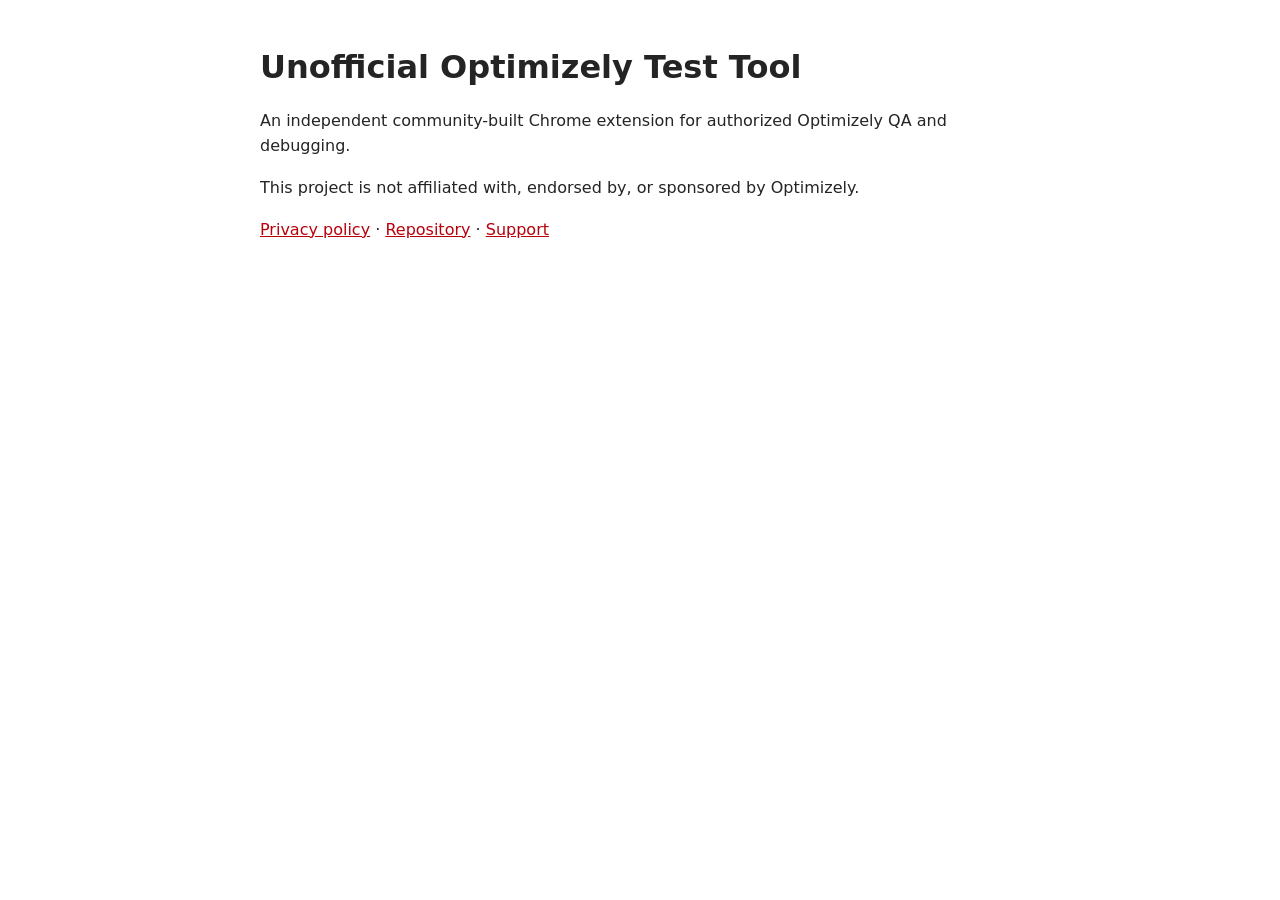
<file: index.html>
<!doctype html>
<html lang="en">
  <head>
    <meta charset="utf-8" />
    <meta name="viewport" content="width=device-width" />
    <title>Unofficial Optimizely Test Tool</title>
    <style>
      body {
        max-width: 760px;
        margin: 48px auto;
        padding: 0 22px;
        color: #242424;
        font:
          16px/1.6 system-ui,
          sans-serif;
      }
      h1 {
        line-height: 1.2;
      }
      a {
        color: #b8000b;
      }
    </style>
  </head>
  <body>
    <h1>Unofficial Optimizely Test Tool</h1>
    <p>
      An independent community-built Chrome extension for authorized Optimizely
      QA and debugging.
    </p>
    <p>
      This project is not affiliated with, endorsed by, or sponsored by
      Optimizely.
    </p>
    <p>
      <a href="privacy-policy.html">Privacy policy</a> ·
      <a
        href="https://github.com/lukas-is-working/unofficial-optimizely-test-tool"
        >Repository</a
      >
      ·
      <a
        href="https://github.com/lukas-is-working/unofficial-optimizely-test-tool/issues"
        >Support</a
      >
    </p>
  </body>
</html>
</file>
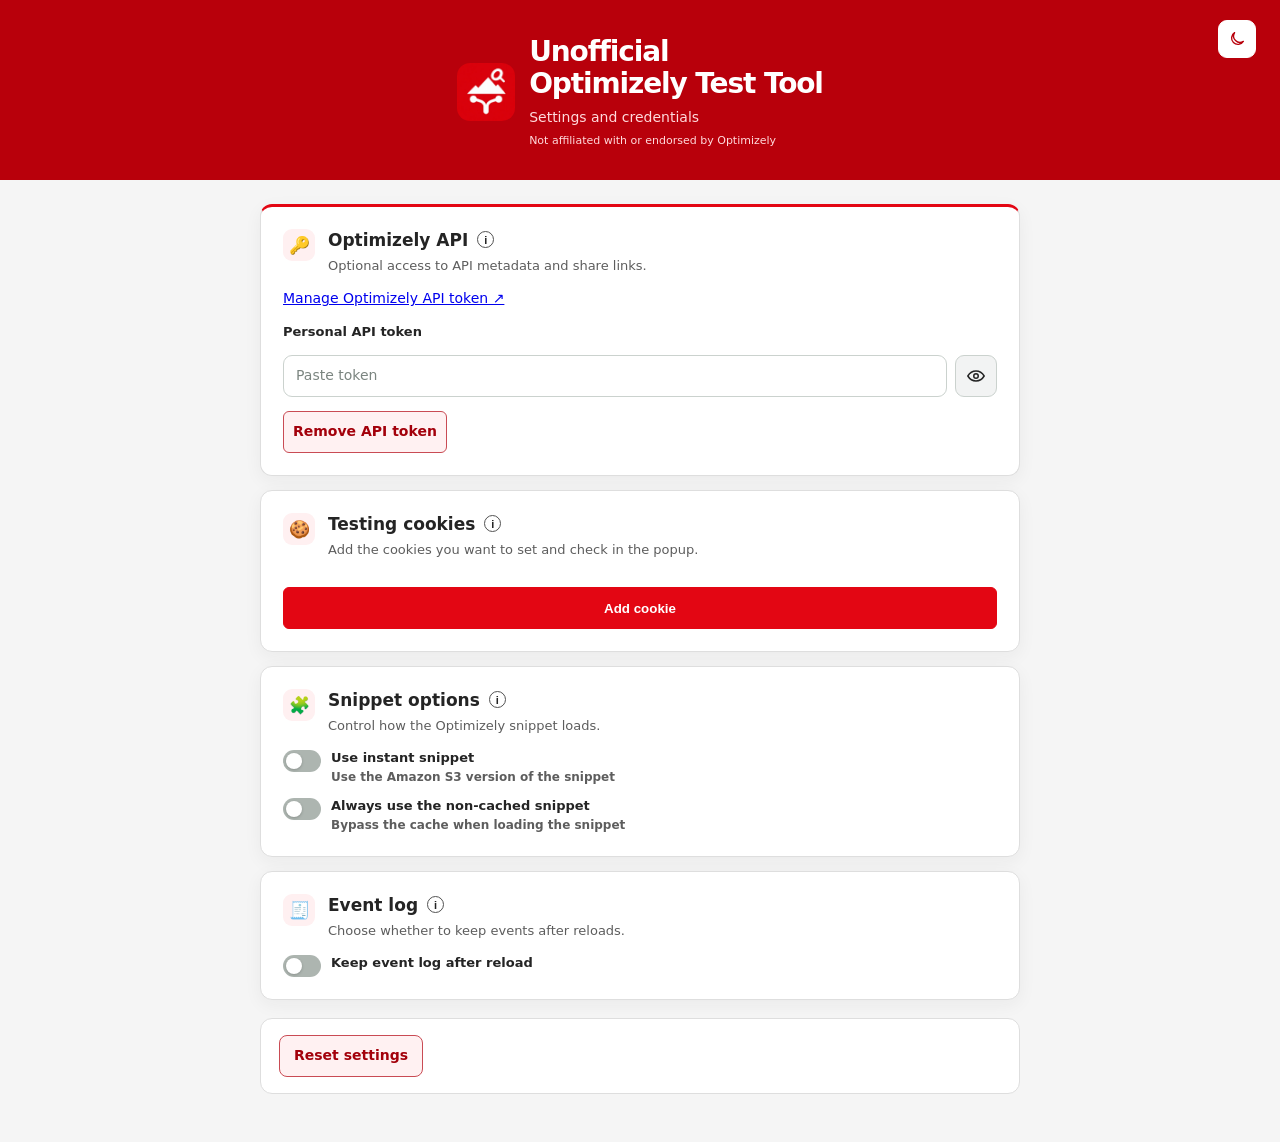
<file: options.html>
<!doctype html>
<html lang="en">
  <head>
    <meta charset="utf-8" />
    <meta name="viewport" content="width=device-width" />
    <title>Unofficial Optimizely Test Tool Settings</title>
    <link rel="stylesheet" href="options.css" />
    <link rel="stylesheet" href="info-tooltip.css" />
    <link rel="stylesheet" href="theme.css" />
  </head>
  <body class="options-page">
    <header class="options-header">
      <div class="options-brand">
        <img src="icons/icon-128.png" alt="" />
        <div>
          <h1>Unofficial<br />Optimizely Test Tool</h1>
          <p class="header-subtitle">Settings and credentials</p>
          <p class="brand-disclaimer">
            Not affiliated with or endorsed by Optimizely
          </p>
        </div>
      </div>
      <button
        id="theme-toggle"
        class="theme-toggle"
        type="button"
        title="Toggle dark mode"
        aria-label="Toggle dark mode"
      >
        ☾
      </button>
    </header>
    <main class="options-main">
      <section class="settings-card settings-card-token">
        <div class="card-heading">
          <span class="card-icon" aria-hidden="true">🔑</span>
          <div>
            <h2>
              Optimizely API
              <button
                class="info-icon"
                type="button"
                data-tooltip="The token is stored locally and used only for Optimizely requests. A changed token is validated when saved; cookie and UI settings do not trigger token validation."
                aria-label="API token information"
              >
                i
              </button>
            </h2>
            <p>Optional access to API metadata and share links.</p>
          </div>
        </div>
        <a
          class="token-link"
          href="https://app.optimizely.com/v2/profile/api"
          target="_blank"
          rel="noopener"
          >Manage Optimizely API token ↗</a
        >
        <label for="api-token">Personal API token</label>
        <div class="secret-input">
          <input
            id="api-token"
            type="password"
            autocomplete="off"
            spellcheck="false"
            placeholder="Paste token"
          /><button
            id="toggle-api-token"
            class="visibility-button"
            type="button"
            aria-label="Show API token"
            title="Show API token"
            aria-pressed="false"
          >
            <svg aria-hidden="true" viewBox="0 0 24 24">
              <path
                d="M2.2 12s3.6-6 9.8-6 9.8 6 9.8 6-3.6 6-9.8 6-9.8-6-9.8-6Z"
              ></path>
              <circle cx="12" cy="12" r="2.7"></circle>
            </svg>
          </button>
        </div>
        <button id="remove-api-token" class="danger-button" type="button">
          Remove API token
        </button>
        <p
          id="status"
          class="settings-status"
          role="status"
          aria-live="polite"
        ></p>
      </section>
      <section class="settings-card">
        <div class="card-heading">
          <span class="card-icon" aria-hidden="true">🍪</span>
          <div>
            <h2>
              Testing cookies
              <button
                class="info-icon"
                type="button"
                data-tooltip="Cookie name changes are used the next time the popup opens. Label is shown in the popup; Cookie name is the exact technical name Chrome sets, reads and removes."
                aria-label="Testing cookies information"
              >
                i
              </button>
            </h2>
            <p>Add the cookies you want to set and check in the popup.</p>
          </div>
        </div>
        <div id="cookie-settings" class="cookie-settings"></div>
        <button id="add-cookie" class="primary-button" type="button">
          Add cookie
        </button>
      </section>
      <section class="settings-card">
        <div class="card-heading">
          <span class="card-icon" aria-hidden="true">🧩</span>
          <div>
            <h2>
              Snippet options
              <button
                class="info-icon"
                type="button"
                data-tooltip="Instant snippet uses the Amazon S3 version. Non-cache adds OPTIMIZELY_NOCACHE=1. Changes apply after the page is reloaded."
                aria-label="Snippet options information"
              >
                i
              </button>
            </h2>
            <p>Control how the Optimizely snippet loads.</p>
          </div>
        </div>
        <div class="assistant-settings">
          <label class="setting-toggle"
            ><span class="setting-switch"
              ><input id="useS3snippetCheckbox" type="checkbox" /><span
                class="switch"
                aria-hidden="true"
              ></span></span
            ><span
              ><strong>Use instant snippet</strong
              ><small>Use the Amazon S3 version of the snippet</small></span
            ></label
          >
          <label class="setting-toggle"
            ><span class="setting-switch"
              ><input
                id="optimizelyUseNonCacheSnippetCheckbox"
                type="checkbox" /><span
                class="switch"
                aria-hidden="true"
              ></span></span
            ><span
              ><strong>Always use the non-cached snippet</strong
              ><small>Bypass the cache when loading the snippet</small></span
            ></label
          >
        </div>
      </section>
      <section class="settings-card">
        <div class="card-heading">
          <span class="card-icon" aria-hidden="true">🧾</span>
          <div>
            <h2>
              Event log
              <button
                class="info-icon"
                type="button"
                data-tooltip="When enabled, events are preserved in Chrome extension storage across page reloads. They remain local to your browser."
                aria-label="Event log information"
              >
                i
              </button>
            </h2>
            <p>Choose whether to keep events after reloads.</p>
          </div>
        </div>
        <label class="setting-toggle"
          ><span class="setting-switch"
            ><input id="preserve-event-log" type="checkbox" /><span
              class="switch"
              aria-hidden="true"
            ></span></span
          ><span><strong>Keep event log after reload</strong></span></label
        >
      </section>
      <div class="settings-footer">
        <span
          id="autosave-status"
          class="settings-status"
          role="status"
          aria-live="polite"
        ></span
        ><button id="reset-settings" class="danger-button" type="button">
          Reset settings
        </button>
      </div>
    </main>
    <script src="info-tooltip.js"></script>
    <script src="theme.js"></script>
    <script src="options.js"></script>
  </body>
</html>
</file>
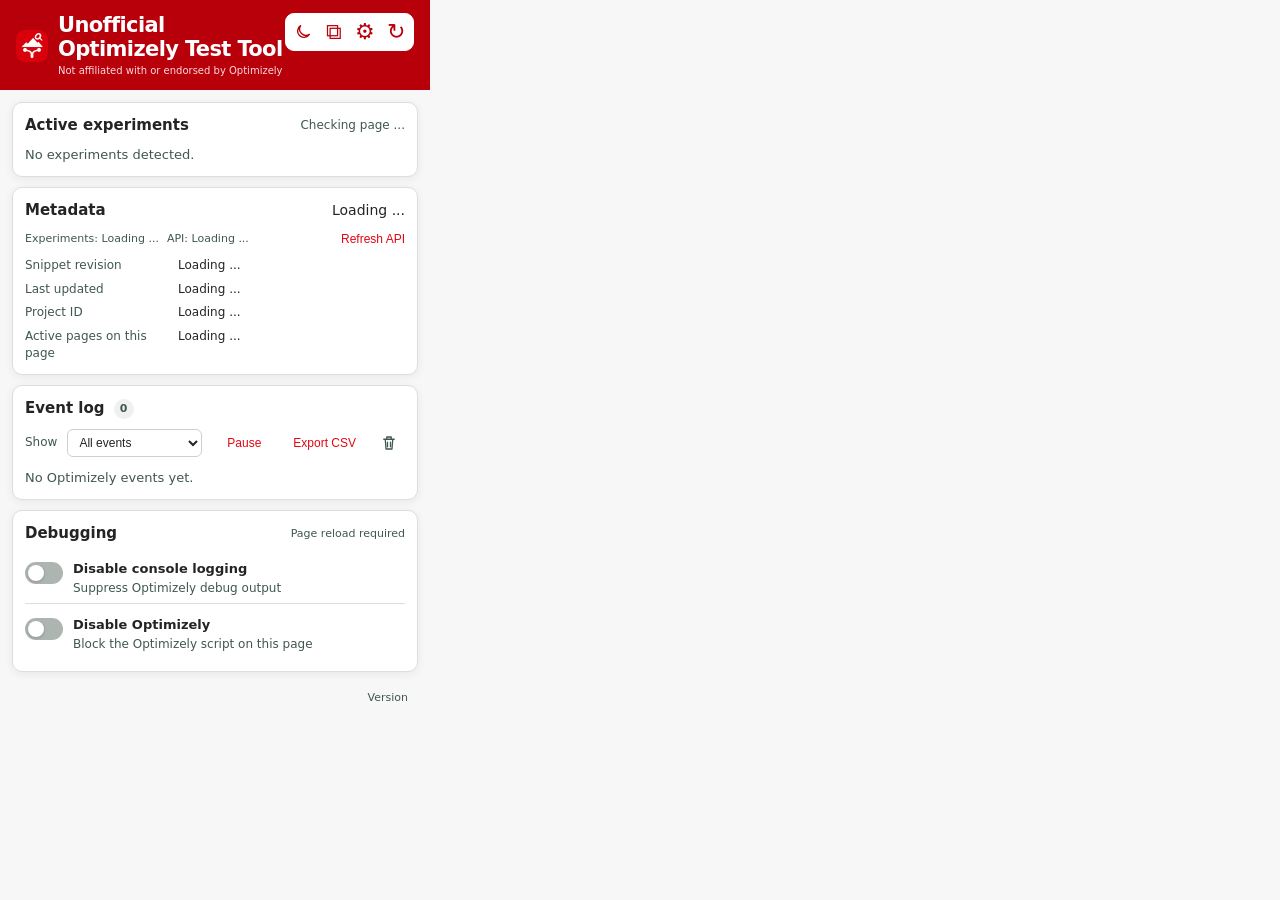
<file: popup.html>
<!doctype html>
<html lang="en">
  <head>
    <meta charset="utf-8" />
    <meta name="viewport" content="width=device-width" />
    <title>Unofficial Optimizely Test Tool</title>
    <link rel="stylesheet" href="popup.css" />
    <link rel="stylesheet" href="readability.css" />
    <link rel="stylesheet" href="setup.css" />
    <link rel="stylesheet" href="info-tooltip.css" />
    <link rel="stylesheet" href="theme.css" />
  </head>
  <body>
    <header>
      <div class="header-brand">
        <img src="icons/icon-128.png" alt="" />
        <div>
          <h1>Unofficial<br />Optimizely Test Tool</h1>
          <small class="brand-disclaimer"
            >Not affiliated with or endorsed by Optimizely</small
          >
        </div>
      </div>
      <div class="header-actions">
        <button
          type="button"
          id="theme-toggle"
          class="theme-toggle"
          title="Toggle dark mode"
          aria-label="Toggle dark mode"
        ></button>
        <button
          type="button"
          id="open-popout"
          title="Open as separate window"
          aria-label="Open as separate window"
        >
          ⧉</button
        ><button
          type="button"
          id="open-options"
          title="Settings"
          aria-label="Settings"
        >
          ⚙</button
        ><button
          type="button"
          id="refresh"
          title="Refresh"
          aria-label="Refresh"
        >
          ↻
        </button>
      </div>
    </header>
    <main>
      <section class="card">
        <div class="section-title">
          <h2>Active experiments</h2>
          <span id="status" role="status" aria-live="polite"
            >Checking page ...</span
          >
        </div>
        <div id="experiments" class="empty" aria-live="polite">
          No experiments detected.
        </div>
      </section>
      <section id="cookie-modes-card" class="card" hidden>
        <div class="section-title">
          <h2>Test cookies</h2>
          <span id="page-host"></span>
        </div>
        <div id="cookie-modes" class="cookie-modes"></div>
      </section>
      <section class="card metadata-card">
        <div class="section-title">
          <h2>Metadata</h2>
          <span id="runtime-status">Loading ...</span>
        </div>
        <div class="status-row">
          <span id="experiment-status">Experiments: Loading ...</span
          ><span id="api-status">API: Loading ...</span
          ><button id="retry-api" class="link">Refresh API</button>
        </div>
        <dl id="metadata">
          <div>
            <dt>Snippet revision</dt>
            <dd>Loading ...</dd>
          </div>
          <div>
            <dt>Last updated</dt>
            <dd>Loading ...</dd>
          </div>
          <div>
            <dt>Project ID</dt>
            <dd>Loading ...</dd>
          </div>
          <div>
            <dt>Active pages on this page</dt>
            <dd>Loading ...</dd>
          </div>
        </dl>
      </section>
      <section class="card">
        <div class="section-title">
          <h2>
            Event log <span id="event-count" class="event-count-label">0</span>
          </h2>
        </div>
        <div class="event-toolbar">
          <span class="event-filter-group"
            ><label for="event-filter">Show</label
            ><select id="event-filter">
              <option value="all">All events</option>
              <option value="Optimizely">Optimizely</option>
              <option value="Network">Network</option>
              <option value="new">New since opened</option>
            </select></span
          >
          <button id="pause-events" class="link">Pause</button>
          <span class="event-export-actions"
            ><button id="export-events" class="link">Export CSV</button
            ><button
              id="clear-events"
              class="link icon-action"
              title="Clear event log"
              aria-label="Clear event log"
            >
              <svg aria-hidden="true" viewBox="0 0 24 24">
                <path
                  d="M5 7h14M9 7V4h6v3M7 7l1 13h8l1-13M10 11v6M14 11v6"
                ></path>
              </svg></button
          ></span>
        </div>
        <div id="events" class="events">
          <p class="empty">No Optimizely events yet.</p>
        </div>
      </section>
      <section class="card compact-settings">
        <div class="section-title">
          <h2>Debugging</h2>
          <span>Page reload required</span>
        </div>
        <label class="popup-setting"
          ><span class="setting-switch"
            ><input id="disable-console-logging" type="checkbox" /><span
              class="switch"
              aria-hidden="true"
            ></span></span
          ><span
            ><strong>Disable console logging</strong
            ><small>Suppress Optimizely debug output</small></span
          ></label
        ><label class="popup-setting"
          ><span class="setting-switch"
            ><input id="disable-optimizely" type="checkbox" /><span
              class="switch"
              aria-hidden="true"
            ></span></span
          ><span
            ><strong>Disable Optimizely</strong
            ><small>Block the Optimizely script on this page</small></span
          ></label
        >
      </section>
    </main>
    <footer>
      <span id="message" role="status" aria-live="polite"></span
      ><button
        id="version-easter-egg"
        class="version-label"
        type="button"
        aria-label="Extension version"
      >
        Version
      </button>
    </footer>
    <div id="api-setup-overlay" class="overlay" hidden>
      <section
        class="setup-dialog card"
        role="dialog"
        aria-modal="true"
        aria-labelledby="api-setup-title"
      >
        <p class="eyebrow">OPTIONAL</p>
        <h2 id="api-setup-title">Optimizely API token</h2>
        <p>
          An API token enables additional metadata such as status, update time
          and share links.
        </p>
        <p>
          All page and testing features work without a token. You can add one
          later through Settings.
        </p>
        <p>
          You can configure and customize your testing cookies later in
          Settings.
        </p>
        <a
          class="token-link"
          href="https://app.optimizely.com/v2/profile/api"
          target="_blank"
          rel="noopener"
          >Manage Optimizely API token ↗</a
        >
        <label for="api-token">Personal API token</label>
        <input
          id="api-token"
          type="password"
          autocomplete="off"
          placeholder="Enter optional token"
        />
        <p id="setup-error" class="error"></p>
        <div class="setup-actions">
          <button id="skip-api-setup" class="secondary-button">Skip</button
          ><button id="save-token" class="primary-button">
            Validate and save token
          </button>
        </div>
      </section>
    </div>
    <div id="optimizely-overlay" class="overlay" hidden>
      <section
        class="setup-dialog card"
        role="dialog"
        aria-modal="true"
        aria-labelledby="runtime-title"
      >
        <p class="eyebrow">OPTIMIZELY STATUS</p>
        <h2 id="runtime-title">Optimizely was not loaded</h2>
        <p>
          Experiments and events can only be shown after Optimizely has loaded
          on this page.
        </p>
        <p>
          Check that cookies were accepted and the Optimizely script is
          available.
        </p>
        <button id="reload-page" class="primary-button">Reload page</button>
      </section>
    </div>
    <script src="qrcode.js"></script>
    <script src="info-tooltip.js"></script>
    <script src="theme.js"></script>
    <script src="popup.js"></script>
  </body>
</html>
</file>
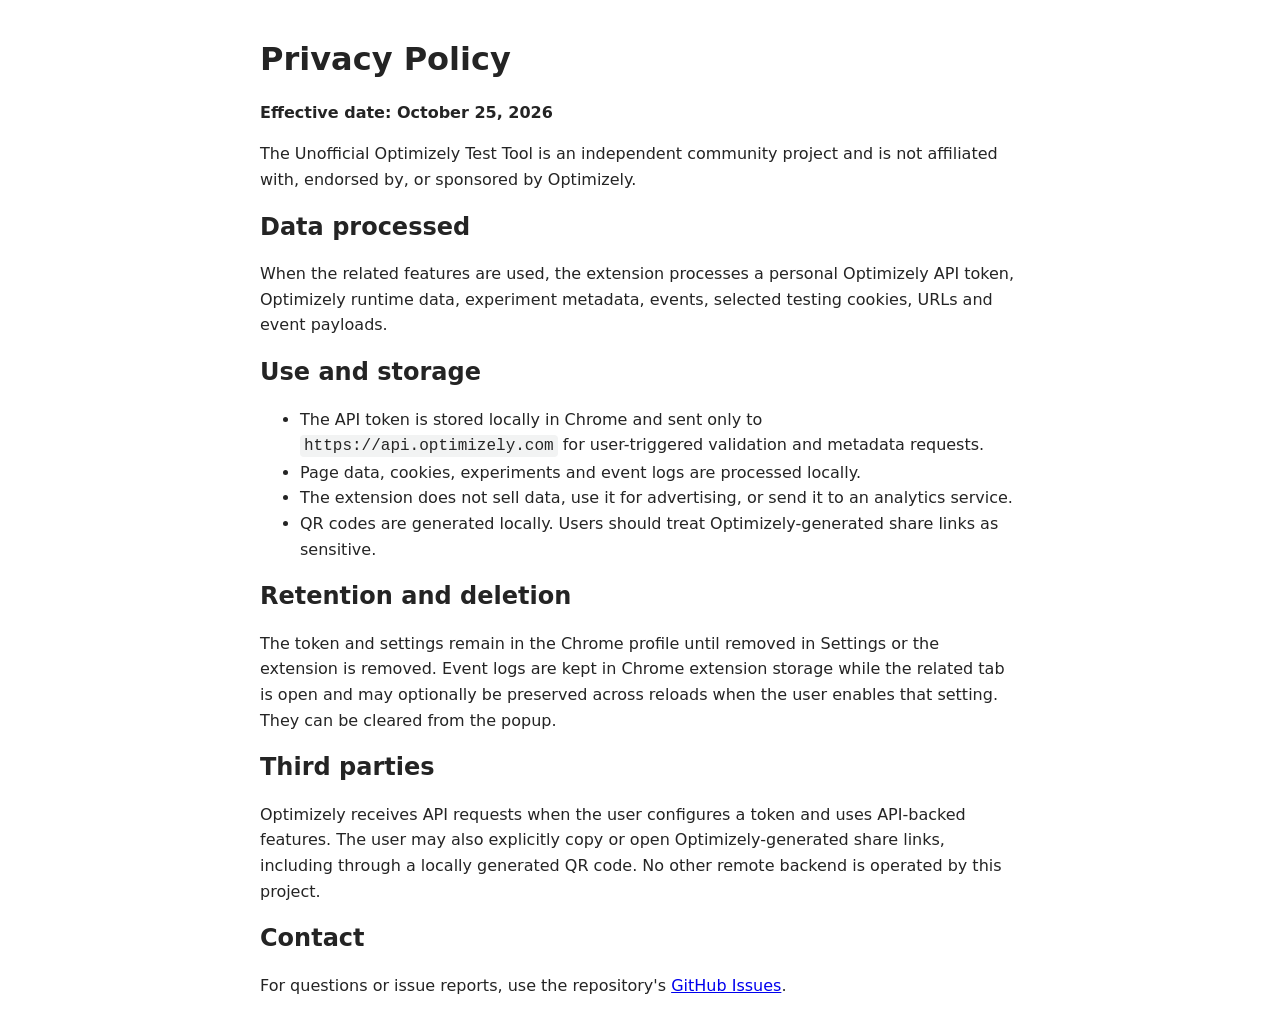
<file: privacy-policy.html>
<!doctype html>
<html lang="en">
  <head>
    <meta charset="utf-8" />
    <meta name="viewport" content="width=device-width" />
    <title>Unofficial Optimizely Test Tool Privacy Policy</title>
    <style>
      body {
        max-width: 760px;
        margin: 40px auto;
        padding: 0 20px;
        color: #242424;
        font:
          16px/1.6 system-ui,
          sans-serif;
      }
      h1,
      h2 {
        line-height: 1.2;
      }
      code {
        background: #f2f3f3;
        padding: 2px 4px;
        border-radius: 4px;
      }
    </style>
  </head>
  <body>
    <h1>Privacy Policy</h1>
    <p><strong>Effective date: October 25, 2026</strong></p>
    <p>
      The Unofficial Optimizely Test Tool is an independent community project
      and is not affiliated with, endorsed by, or sponsored by Optimizely.
    </p>
    <h2>Data processed</h2>
    <p>
      When the related features are used, the extension processes a personal
      Optimizely API token, Optimizely runtime data, experiment metadata,
      events, selected testing cookies, URLs and event payloads.
    </p>
    <h2>Use and storage</h2>
    <ul>
      <li>
        The API token is stored locally in Chrome and sent only to
        <code>https://api.optimizely.com</code> for user-triggered validation
        and metadata requests.
      </li>
      <li>
        Page data, cookies, experiments and event logs are processed locally.
      </li>
      <li>
        The extension does not sell data, use it for advertising, or send it to
        an analytics service.
      </li>
      <li>
        QR codes are generated locally. Users should treat Optimizely-generated
        share links as sensitive.
      </li>
    </ul>
    <h2>Retention and deletion</h2>
    <p>
      The token and settings remain in the Chrome profile until removed in
      Settings or the extension is removed. Event logs are kept in Chrome
      extension storage while the related tab is open and may optionally be
      preserved across reloads when the user enables that setting. They can be
      cleared from the popup.
    </p>
    <h2>Third parties</h2>
    <p>
      Optimizely receives API requests when the user configures a token and uses
      API-backed features. The user may also explicitly copy or open
      Optimizely-generated share links, including through a locally generated QR
      code. No other remote backend is operated by this project.
    </p>
    <h2>Contact</h2>
    <p>
      For questions or issue reports, use the repository's
      <a
        href="https://github.com/lukas-is-working/unofficial-optimizely-test-tool/issues"
        >GitHub Issues</a
      >.
    </p>
  </body>
</html>
</file>
<file: options.css>
:root {
  color-scheme: light;
  font:
    14px/1.4 Inter,
    system-ui,
    sans-serif;
  --ink: #242424;
  --muted: #5d5d5d;
  --line: #dedede;
  --red: #e30613;
  --red-dark: #b8000b;
  --red-soft: #fff0f1;
  --green: #17834b;
}

* {
  box-sizing: border-box;
}

html,
body {
  width: 100%;
  min-width: 0;
  min-height: 100%;
  margin: 0;
}

body {
  color: var(--ink);
  background: #f5f5f5;
}

h1,
h2,
p {
  margin: 0;
}

.options-page {
  width: 100% !important;
  min-width: 0;
  min-height: 100vh;
  margin: 0;
  background: #f5f5f5;
}
html:has(body.options-page) {
  width: 100%;
  min-width: 0;
  margin: 0;
}

body.options-page {
  display: block;
  width: 100% !important;
  min-width: 0;
  margin: 0;
  padding: 0;
}
.options-page .options-header {
  display: grid;
  position: relative;
  width: 100%;
  justify-items: center;
  padding: 36px 28px 32px;
  background: var(--red-dark);
  color: #fff;
  text-align: center;
}
.options-brand {
  display: flex;
  align-items: center;
  gap: 14px;
  text-align: left;
}
.options-brand img {
  width: 58px;
  height: 58px;
  border-radius: 13px;
}
.options-brand .eyebrow {
  margin-bottom: 7px;
}
.options-header h1 {
  margin: 0;
  font-size: 28px;
  line-height: 1.15;
  letter-spacing: -0.04em;
}
.options-header .eyebrow {
  margin: 0 0 8px;
}
.header-subtitle {
  margin: 8px 0 0;
  color: #ffd9dc;
  font-size: 14px;
  line-height: 1.4;
}
.options-header .brand-disclaimer {
  display: block;
  margin-top: 5px;
  color: #ffd9dc;
  font-size: 11px;
}
.options-header .eyebrow {
  font-size: 11px;
  letter-spacing: 0.15em;
}
.options-main {
  width: min(760px, calc(100% - 56px));
  margin: 24px auto 48px;
  display: grid;
  gap: 14px;
}
.settings-card {
  display: grid;
  gap: 14px;
  padding: 22px;
  background: #fff;
  border: 1px solid #dedede;
  border-radius: 12px;
  box-shadow: 0 5px 18px #2424240d;
}
.settings-card-token {
  border-top: 3px solid var(--red);
}
.card-heading {
  display: flex;
  gap: 13px;
  align-items: flex-start;
}
.card-heading h2 {
  margin: 0 0 4px;
  font-size: 17px;
}
.card-heading h2 .info-icon {
  vertical-align: 2px;
  margin-left: 3px;
}
.card-heading p {
  color: var(--muted);
  font-size: 13px;
}
.card-icon {
  display: grid;
  place-items: center;
  flex: 0 0 32px;
  width: 32px;
  height: 32px;
  border-radius: 9px;
  background: var(--red-soft);
  color: var(--red);
  font-size: 17px;
  line-height: 1;
}
.settings-card label {
  font-size: 13px;
  font-weight: 700;
}
.settings-card input {
  width: 100%;
  min-height: 42px;
  padding: 9px 12px;
  border: 1px solid #cbd2ce;
  border-radius: 9px;
  background: #fff;
  color: var(--ink);
  font: inherit;
  transition:
    border-color 0.15s,
    box-shadow 0.15s;
}
.settings-card input::placeholder {
  color: #7b8580;
}
.settings-card input:hover {
  border-color: #9da7a1;
}
.settings-card input:focus {
  border-color: var(--red);
  outline: none;
  box-shadow: 0 0 0 3px #e3061326;
}
.secret-input {
  display: flex;
  align-items: stretch;
  gap: 8px;
}
.secret-input input {
  flex: 1;
  min-width: 0;
}
.secret-input .visibility-button {
  display: grid;
  place-items: center;
  flex: 0 0 42px;
  min-height: 42px;
  padding: 9px;
  border: 1px solid #cbd2ce;
  border-radius: 9px;
  background: #f2f3f3;
  color: var(--ink);
}
.visibility-button svg {
  width: 20px;
  height: 20px;
  fill: none;
  stroke: currentColor;
  stroke-linecap: round;
  stroke-linejoin: round;
  stroke-width: 1.8;
}
.secret-input .visibility-button:hover {
  border-color: #9da7a1;
  background: #e7eae8;
}
.settings-fields {
  display: grid;
  grid-template-columns: 1fr 1fr;
  gap: 14px;
}
.cookie-settings {
  display: grid;
  gap: 12px;
}
.cookie-setting {
  display: grid;
  grid-template-columns: 1fr 1fr auto;
  gap: 8px;
  align-items: end;
}
.cookie-setting label {
  display: grid;
  gap: 6px;
}
.cookie-setting .remove-cookie {
  display: inline-grid;
  place-items: center;
  width: 42px;
  min-height: 42px;
  padding: 8px;
  justify-self: end;
}
.cookie-setting .remove-cookie:hover {
  border-color: #a3000b;
  background: #ffe1e3;
  color: #a3000b;
}
.cookie-setting .remove-cookie svg {
  width: 18px;
  height: 18px;
  fill: none;
  stroke: currentColor;
  stroke-linecap: round;
  stroke-linejoin: round;
  stroke-width: 1.7;
}
.field-group {
  display: grid;
  gap: 7px;
}
.field-hint {
  margin: -7px 0 0;
  color: var(--muted);
  font-size: 12px;
}
.settings-status {
  min-height: 18px;
  margin: -3px 0 0;
  color: var(--muted);
  font-size: 13px;
}
.settings-status:empty {
  display: none;
}
.settings-status.success {
  color: #167343;
}
.settings-status.error {
  padding: 9px 11px;
  border: 1px solid #efb9bd;
  border-radius: 7px;
  background: #fff1f2;
  color: #a3000b;
}
.danger-button {
  width: fit-content;
  min-height: 42px;
  border: 1px solid #c94b54;
  border-radius: 8px;
  padding: 9px 14px;
  background: #fff1f2;
  color: #a3000b;
  cursor: pointer;
  font: inherit;
  font-weight: 600;
}
.danger-button:hover {
  border-color: #a3000b;
  background: #ffe1e3;
}
.danger-button:focus-visible {
  outline: 2px solid #a3000b;
  outline-offset: 2px;
}
.settings-footer {
  display: flex;
  align-items: center;
  justify-content: space-between;
  gap: 16px;
  margin-top: 4px;
  padding: 16px 18px;
  border: 1px solid var(--line);
  border-radius: 12px;
  background: #fff;
}
.settings-card button {
  border: 1px solid #d9aeb2;
  border-radius: 6px;
  padding: 7px 9px;
  background: var(--red-soft);
  color: var(--ink);
  cursor: pointer;
}
.settings-card button:hover {
  border-color: var(--red);
  background: #ffe1e3;
}
.settings-card button:focus-visible,
.token-link:focus-visible {
  outline: 2px solid var(--red);
  outline-offset: 2px;
}
.settings-card .primary-button {
  min-height: 42px;
  border-color: var(--red);
  background: var(--red);
  color: #fff;
  font-weight: 600;
}
.settings-card .primary-button:hover {
  border-color: var(--red-dark);
  background: var(--red-dark);
}
.settings-card .danger-button {
  border-color: #c94b54;
  background: #fff1f2;
  color: #a3000b;
  font-weight: 600;
}
.settings-card .danger-button:hover {
  border-color: #a3000b;
  background: #ffe1e3;
}
.settings-card button:disabled {
  cursor: not-allowed;
  opacity: 0.55;
}
.api-disabled {
  opacity: 0.7;
}
.token-link {
  width: fit-content;
}
.assistant-settings {
  display: grid;
  gap: 11px;
}
.setting-toggle {
  display: flex;
  align-items: flex-start;
  gap: 10px;
  cursor: pointer;
}
.setting-switch {
  position: relative;
  flex: 0 0 38px;
  width: 38px;
  height: 22px;
  margin-top: 1px;
}
.setting-switch input {
  position: absolute;
  inset: 0;
  z-index: 1;
  width: 100%;
  height: 100%;
  margin: 0;
  opacity: 0;
  cursor: pointer;
}
.setting-switch .switch {
  position: absolute;
  inset: 0;
  display: block;
  border-radius: 99px;
  background: #adb5b0;
  transition: background 0.15s;
}
.setting-switch .switch::after {
  content: "";
  position: absolute;
  top: 3px;
  left: 3px;
  width: 16px;
  height: 16px;
  border-radius: 50%;
  background: #fff;
  box-shadow: 0 1px 3px #0003;
  transition: transform 0.15s;
}
.setting-switch input:checked + .switch {
  background: var(--green);
}
.setting-switch input:checked + .switch::after {
  transform: translateX(16px);
}
.setting-switch input:focus-visible + .switch {
  outline: 2px solid var(--green);
  outline-offset: 2px;
}
.setting-toggle span {
  display: grid;
  gap: 2px;
}
.setting-toggle strong {
  font-size: 13px;
}
.setting-toggle small {
  color: var(--muted);
  font-size: 12px;
}
.settings-card .card-heading h2 .info-icon {
  position: relative;
  display: inline-grid;
  place-items: center;
  width: 17px;
  height: 17px;
  min-height: 17px;
  margin: 0 0 0 3px;
  padding: 0;
  border: 1px solid #525252;
  border-radius: 50%;
  background: #fff;
  color: #242424;
  font:
    700 11px/16px Arial,
    sans-serif;
  vertical-align: 2px;
  cursor: help;
}
.settings-card .card-heading h2 .info-icon:hover,
.settings-card .card-heading h2 .info-icon:focus-visible {
  border-color: #242424;
  background: #242424;
  color: #fff;
}
.settings-card .card-heading h2 .info-icon::after {
  position: absolute;
  z-index: 3;
  top: calc(100% + 6px);
  left: 0;
  width: min(250px, calc(100vw - 48px));
  padding: 8px 10px;
  border: 1px solid #242424;
  border-radius: 7px;
  background: #242424;
  color: #fff;
  content: attr(data-tooltip);
  font:
    400 11px/1.35 Inter,
    system-ui,
    sans-serif;
  text-align: left;
  opacity: 0;
  pointer-events: none;
  transform: translateY(-2px);
  transition:
    opacity 100ms ease,
    transform 100ms ease;
}
.settings-card .card-heading h2 .info-icon:hover::after,
.settings-card .card-heading h2 .info-icon:focus-visible::after {
  opacity: 1;
  transform: translateY(0);
}
@media (max-width: 620px) {
  .options-page {
    min-width: 0;
  }
  .options-header {
    padding: 26px 20px 24px;
  }
  .options-main {
    width: calc(100% - 32px);
    margin-top: 16px;
  }
  .settings-fields {
    grid-template-columns: 1fr;
  }
  .settings-footer {
    align-items: flex-start;
    flex-direction: column;
  }
  .cookie-setting {
    grid-template-columns: 1fr;
  }
}
.theme-toggle {
  position: absolute;
  top: 20px;
  right: 24px;
  min-width: 38px;
  min-height: 38px;
  border: 1px solid #ffffff;
  border-radius: 9px;
  background: #fff;
  color: var(--red-dark);
  cursor: pointer;
  font-size: 18px;
  display: grid;
  place-items: center;
  line-height: 1;
}
.theme-toggle:hover {
  border-color: #ffe1e3;
  background: #ffe1e3;
}
.theme-toggle:focus-visible {
  outline: 2px solid #fff;
  outline-offset: 3px;
}
.theme-toggle-icon {
  width: 18px;
  height: 18px;
  fill: none;
  stroke: currentColor;
  stroke-linecap: round;
  stroke-linejoin: round;
  stroke-width: 1.8;
}
</file>
<file: info-tooltip.css>
.info-icon {
  position: relative;
  display: inline-grid;
  place-items: center;
  width: 17px;
  height: 17px;
  min-height: 17px;
  margin-left: 3px;
  padding: 0 0 1px;
  border: 1px solid #525252;
  border-radius: 50%;
  background: #fff;
  color: #242424;
  font:
    700 11px/16px Arial,
    sans-serif;
  vertical-align: 2px;
  cursor: help;
}
.info-icon:hover,
.info-icon:focus-visible {
  border-color: #242424;
  background: #242424;
  color: #fff;
}
.info-icon::after {
  position: absolute;
  z-index: 20;
  top: calc(100% + 6px);
  left: 50%;
  width: min(250px, calc(100vw - 32px));
  padding: 8px 10px;
  border: 1px solid #242424;
  border-radius: 7px;
  background: #242424;
  color: #fff;
  content: attr(data-tooltip);
  font:
    400 11px/1.35 Inter,
    system-ui,
    sans-serif;
  text-align: left;
  opacity: 0;
  pointer-events: none;
  transform: translate(-50%, -2px);
  transition:
    opacity 100ms ease,
    transform 100ms ease;
}
.info-icon:hover::after,
.info-icon:focus-visible::after {
  opacity: 1;
  transform: translate(-50%, 0);
}
.info-tooltip-description {
  position: absolute;
  width: 1px;
  height: 1px;
  overflow: hidden;
  clip: rect(0 0 0 0);
  white-space: nowrap;
}
</file>
<file: theme.css>
:root[data-theme="dark"] {
  color-scheme: dark;
  --ink: #f1f4f2;
  --muted: #b6c0ba;
  --line: #454c49;
  --red-soft: #3a2023;
  --soft: #171a19;
  --red-readable: #ff9aa1;
  --red-readable-hover: #ffd1d5;
}

:root[data-theme="dark"] body {
  background: #171a19;
  color: var(--ink);
}
:root[data-theme="dark"] .card,
:root[data-theme="dark"] .settings-card,
:root[data-theme="dark"] .force-link-card {
  background: #232826;
  border-color: var(--line);
  box-shadow: 0 2px 8px #00000030;
}
:root[data-theme="dark"] input,
:root[data-theme="dark"] select {
  border-color: #59635e;
  background: #1d211f;
  color: var(--ink);
}
:root[data-theme="dark"]
  button:not(.link):not(.primary-button):not(.danger-button):not(.info-icon) {
  border-color: #59635e;
  background: #303733;
  color: var(--ink);
}
:root[data-theme="dark"]
  button:hover:not(:disabled):not(.danger-button):not(.info-icon) {
  border-color: #69756e;
  background: #3b4540;
}
:root[data-theme="dark"] .event-group-error {
  background: #302326;
}
:root[data-theme="dark"] .audience-badge,
:root[data-theme="dark"] .event-count {
  border-color: #59635e;
  background: #303733;
  color: var(--muted);
}
:root[data-theme="dark"] .info-icon {
  border-color: #aab5af;
  background: #232826;
  color: var(--ink);
}
:root[data-theme="dark"] .info-icon:hover,
:root[data-theme="dark"] .info-icon:focus-visible {
  border-color: #fff;
  background: #f1f4f2;
  color: #242424;
}
:root[data-theme="dark"] .info-icon::after {
  border-color: #69756e;
  background: #303733;
  color: #f1f4f2;
}
:root[data-theme="dark"] .header-actions #theme-toggle,
:root[data-theme="dark"] .theme-toggle,
:root[data-theme="dark"] .header-actions button {
  border-color: transparent;
  background: transparent;
  color: #f1f4f2;
}
:root[data-theme="dark"] .header-actions {
  border-color: #59635e;
  background: #303733;
}
:root[data-theme="dark"] .header-actions #theme-toggle:hover,
:root[data-theme="dark"] .theme-toggle:hover,
:root[data-theme="dark"] .header-actions button:hover {
  background: #3b4540;
}
:root[data-theme="dark"] .easter-egg-message {
  border-color: #ff687080;
  background: #303733;
  color: #f1f4f2;
  box-shadow: 0 4px 16px #00000040;
}
:root[data-theme="dark"] .settings-footer {
  border-color: var(--line);
  background: #232826;
}
:root[data-theme="dark"] .setup-dialog #skip-api-setup {
  border-color: #59635e;
  background: #303733;
  color: #f1f4f2;
}
:root[data-theme="dark"] .setup-dialog #skip-api-setup:hover {
  border-color: #69756e;
  background: #3b4540;
}
:root[data-theme="dark"] .settings-card .danger-button,
:root[data-theme="dark"] .settings-footer .danger-button {
  border-color: #e58b93;
  background: #4a252a;
  color: #ffd9dc;
}
:root[data-theme="dark"] .settings-card .danger-button:hover,
:root[data-theme="dark"] .settings-footer .danger-button:hover {
  border-color: #ffabb2;
  background: #613036;
  color: #fff;
}
:root[data-theme="dark"] .experiment-link,
:root[data-theme="dark"] .experiment-link:visited,
:root[data-theme="dark"] .status-row .link,
:root[data-theme="dark"] .event-toolbar .link,
:root[data-theme="dark"] .event strong {
  color: var(--red-readable) !important;
}
:root[data-theme="dark"] .experiment-link:hover,
:root[data-theme="dark"] .experiment-link:focus-visible,
:root[data-theme="dark"] .status-row .link:hover,
:root[data-theme="dark"] .event-toolbar .link:hover {
  color: var(--red-readable-hover) !important;
  text-decoration: underline;
}
:root[data-theme="dark"] .experiment-summary::before,
:root[data-theme="dark"] .event-group summary::before {
  border-color: #f1f4f2;
}
</file>
<file: popup.css>
:root {
  color-scheme: light;
  font:
    13px/1.4 Inter,
    system-ui,
    sans-serif;
  --ink: #242424;
  --muted: #5d5d5d;
  --line: #dedede;
  --red: #e30613;
  --red-dark: #b8000b;
  --red-soft: #fff0f1;
  --green: #17834b;
  --green-dark: #0e6639;
  --soft: #f7f7f7;
}
.brand-disclaimer {
  display: block;
  margin-top: 3px;
  color: #ffd9dc;
  font-size: 10px;
}
* {
  box-sizing: border-box;
}
html,
body {
  width: 430px;
  max-width: 430px;
  margin: 0;
  color: var(--ink);
  background: #f7f7f7;
  overflow-x: hidden;
}
body.runtime-blocked {
  overflow: hidden;
}
header {
  position: relative;
  z-index: 10;
  padding: 13px 16px 12px;
  display: flex;
  justify-content: space-between;
  align-items: flex-start;
  background: var(--red-dark);
  color: #fff;
}
h1,
h2,
p {
  margin: 0;
}
h1 {
  font-size: 18px;
  line-height: 1.15;
  letter-spacing: -0.03em;
}
h2 {
  font-size: 14px;
}
.header-brand {
  display: flex;
  align-items: center;
  gap: 10px;
  min-width: 0;
}
.header-brand img {
  width: 32px;
  height: 32px;
  flex: 0 0 32px;
  border-radius: 9px;
}
.eyebrow {
  font-size: 10px;
  letter-spacing: 0.15em;
  opacity: 0.85;
  margin-bottom: 4px;
}
.header-actions {
  display: flex;
  gap: 1px;
  padding: 2px;
  border: 1px solid #fff;
  border-radius: 9px;
  background: #fff;
}
header button {
  border: 0;
  background: transparent;
  color: #fff;
  font-size: 22px;
  cursor: pointer;
}
header button:hover {
  background: #ffffff1a;
}
main {
  position: relative;
  padding: 12px;
  display: grid;
  gap: 10px;
}
#optimizely-overlay {
  z-index: 5;
}
#api-setup-overlay {
  z-index: 20;
}
.card {
  background: #fff;
  border: 1px solid var(--line);
  border-radius: 10px;
  padding: 12px;
  box-shadow: 0 2px 8px #24242412;
}
.section-title {
  display: flex;
  justify-content: space-between;
  align-items: center;
  margin-bottom: 10px;
}
#page-host,
#status,
small {
  color: var(--muted);
  font-size: 11px;
}
.actions {
  display: flex;
  flex-wrap: wrap;
  gap: 6px;
}
button {
  border: 1px solid #d9aeb2;
  border-radius: 6px;
  padding: 7px 9px;
  background: var(--red-soft);
  color: var(--ink);
  cursor: pointer;
}
button:hover {
  border-color: var(--red);
  background: #ffe1e3;
}
button.muted {
  color: var(--muted);
}
.link {
  border: 0;
  padding: 0;
  background: transparent;
  color: var(--red);
}
.experiment {
  border-top: 1px solid var(--line);
  padding: 9px 0;
}
.experiment:first-child {
  border-top: 0;
  padding-top: 0;
}
.experiment-name {
  font-weight: 600;
}
.variant-row {
  display: flex;
  gap: 6px;
  min-width: 0;
  margin-top: 6px;
}
.variant-row select {
  width: 0;
  flex: 1 1 auto;
  min-width: 0;
}
select,
input {
  min-width: 0;
  max-width: 100%;
  flex: 1;
  border: 1px solid #cfcfcf;
  border-radius: 6px;
  padding: 7px;
  background: #fff;
  color: var(--ink);
}
select:focus,
input:focus {
  outline: 2px solid #ef8f96;
  outline-offset: 1px;
}
.copy {
  padding: 7px 9px;
}
.variant-row .copy {
  flex: 0 0 145px;
  white-space: nowrap;
}
.empty {
  color: var(--muted);
  font-size: 12px;
}
.events {
  max-height: 170px;
  overflow: auto;
}
.token-card {
  display: grid;
  gap: 6px;
}
.token-card label {
  font-weight: 600;
}
footer {
  display: flex;
  align-items: center;
  justify-content: space-between;
  padding: 0 16px 14px;
  color: var(--muted);
}
#message {
  font-size: 11px;
}
.version-label {
  border: 0;
  padding: 4px 6px;
  background: transparent;
  color: var(--muted);
  cursor: pointer;
  font: inherit;
  font-size: 11px;
}
.version-label:hover {
  color: var(--red);
}
.version-label.easter-egg-active {
  animation: version-glow 800ms ease;
}
.easter-egg-stage {
  position: fixed;
  z-index: 20;
  inset: 0;
  display: grid;
  place-items: center;
  pointer-events: none;
  color: var(--red);
  font-size: 16px;
  font-weight: 700;
  text-shadow: 0 2px 10px #e3061340;
  animation: easter-egg-message 1.1s ease both;
}
.easter-egg-message {
  position: relative;
  z-index: 1;
  padding: 9px 14px;
  border: 1px solid #e3061366;
  border-radius: 999px;
  background: #fff;
  box-shadow: 0 4px 16px #24242426;
}
.easter-egg-sparkle {
  position: absolute;
  width: 7px;
  height: 7px;
  border-radius: 50%;
  background: var(--red);
  animation: easter-egg-sparkle 800ms ease-out both;
  transform: rotate(var(--sparkle-angle)) translateY(-38px);
}
@keyframes version-glow {
  50% {
    color: var(--red);
    text-shadow: 0 0 12px #e3061380;
    transform: scale(1.05);
  }
}
@keyframes easter-egg-message {
  0% {
    opacity: 0;
    transform: scale(0.92);
  }
  25%,
  75% {
    opacity: 1;
    transform: scale(1);
  }
  100% {
    opacity: 0;
    transform: scale(1.04);
  }
}
@keyframes easter-egg-sparkle {
  0% {
    opacity: 0;
    transform: rotate(var(--sparkle-angle)) translateY(-12px) scale(0.5);
  }
  30% {
    opacity: 1;
  }
  100% {
    opacity: 0;
    transform: rotate(var(--sparkle-angle)) translateY(-58px) scale(1);
  }
}
@media (prefers-reduced-motion: reduce) {
  .version-label.easter-egg-active,
  .easter-egg-stage,
  .easter-egg-sparkle {
    animation: none;
  }
  .easter-egg-stage {
    opacity: 1;
  }
}
.cookie-modes {
  display: grid;
  gap: 8px;
}
.toggle-row {
  display: flex;
  align-items: center;
  justify-content: space-between;
  gap: 8px;
}
.toggle-control {
  display: flex;
  align-items: center;
  justify-content: space-between;
  gap: 12px;
  flex: 1;
  cursor: pointer;
}
.toggle-control > span:first-child {
  display: grid;
  gap: 1px;
}
.copy-cookie {
  padding: 5px 7px;
  font-size: 11px;
  white-space: nowrap;
}
.compact-settings {
  margin-bottom: 2px;
}
.compact-settings .section-title > span {
  color: var(--muted);
  font-size: 11px;
}
.popup-setting {
  display: flex;
  align-items: flex-start;
  gap: 10px;
  padding: 6px 0;
  cursor: pointer;
}
.popup-setting + .popup-setting {
  border-top: 1px solid var(--line);
}
.popup-setting + .popup-setting {
  padding-top: 12px;
}
.popup-setting .setting-switch {
  position: relative;
  flex: 0 0 38px;
  width: 38px;
  height: 22px;
  margin-top: 2px;
}
.popup-setting .setting-switch input {
  position: absolute;
  inset: 0;
  z-index: 1;
  width: 100%;
  height: 100%;
  margin: 0;
  opacity: 0;
  cursor: pointer;
}
.popup-setting .setting-switch .switch {
  position: absolute;
  inset: 0;
}
.popup-setting .setting-switch input:checked + .switch {
  background: var(--green);
}
.popup-setting .setting-switch input:checked + .switch::after {
  transform: translateX(16px);
}
.popup-setting .setting-switch input:focus-visible + .switch {
  outline: 2px solid var(--green);
  outline-offset: 2px;
}
.popup-setting span {
  display: grid;
  gap: 2px;
}
.popup-setting strong {
  font-size: 13px;
}
.popup-setting small {
  font-size: 12px;
}
.force-link-card {
  display: grid;
  gap: 6px;
  margin-top: 10px;
  padding: 9px;
  border: 1px solid var(--line);
  border-radius: 8px;
  background: #fafafa;
}
.force-link-title {
  display: flex;
  align-items: center;
  gap: 6px;
}
.force-link-card input {
  width: 100%;
  min-width: 0;
  font-size: 10px;
  color: var(--muted);
}
.force-link-actions {
  display: flex;
  gap: 6px;
}
.force-link-actions button {
  flex: 1;
  min-height: 34px;
}
.force-link-card button {
  font-size: 11px;
}
.force-link-actions button {
  min-width: 0;
}
.copy.copied,
.copy-force-link.copied,
.copy-cookie.copied {
  background: #dff5e8;
  border-color: #17834b;
  color: #12683c;
}
.api-unavailable {
  color: var(--muted);
  opacity: 0.7;
}
button:disabled {
  cursor: not-allowed;
  opacity: 0.55;
}
details > .experiment-body,
.event-group[open] .event-group-body {
  animation: disclosure-reveal 160ms ease both;
  transform-origin: top;
}
@keyframes disclosure-reveal {
  from {
    opacity: 0;
    transform: translateY(-3px);
  }
  to {
    opacity: 1;
    transform: translateY(0);
  }
}
@media (prefers-reduced-motion: reduce) {
  details > .experiment-body,
  .event-group[open] .event-group-body {
    animation: none;
  }
}
.setup-actions {
  display: flex;
  gap: 8px;
}
.setup-actions button {
  flex: 1;
}
.force-qr {
  width: 150px;
  height: 150px;
  margin: 4px auto 0;
  image-rendering: pixelated;
}
.header-actions button {
  min-width: 30px;
  min-height: 30px;
  padding: 3px;
  border: 0;
  border-radius: 7px;
  background: transparent;
  color: var(--red-dark);
  font-size: 22px;
}
.header-actions button:hover {
  background: #ffe1e3;
}
.header-actions #theme-toggle {
  display: grid;
  place-items: center;
  line-height: 1;
}
.theme-toggle-icon {
  width: 18px;
  height: 18px;
  fill: none;
  stroke: currentColor;
  stroke-linecap: round;
  stroke-linejoin: round;
  stroke-width: 1.8;
}
.header-actions button:focus-visible {
  outline: 2px solid var(--red-dark);
  outline-offset: 2px;
}
.link:focus-visible,
.copy-cookie:focus-visible,
.copy:focus-visible,
.force-link-actions button:focus-visible {
  outline: 2px solid var(--red);
  outline-offset: 2px;
}
.primary-button {
  border-color: var(--red);
  background: var(--red);
  color: #fff;
  font-weight: 600;
}
.primary-button:hover {
  border-color: var(--red-dark);
  background: var(--red-dark);
}
.secondary-button {
  border-color: #c8ceca;
  background: #f2f3f3;
  color: var(--ink);
}
.secondary-button:hover {
  border-color: #9da7a1;
  background: #e7eae8;
}
button:focus-visible {
  outline: 2px solid var(--red);
  outline-offset: 2px;
}
.toggle-row {
  display: flex;
  align-items: center;
  justify-content: space-between;
  gap: 12px;
  cursor: pointer;
}
.toggle-row > span:first-child {
  display: grid;
  gap: 1px;
}
.toggle-row strong {
  font-size: 12px;
}
.toggle-row small {
  font-size: 10px;
}
.cookie-toggle {
  position: absolute;
  opacity: 0;
  width: 1px;
  height: 1px;
}
.switch {
  position: relative;
  flex: 0 0 38px;
  width: 38px;
  height: 22px;
  border-radius: 99px;
  background: #adb5b0;
  transition: background 0.15s;
}
.switch::after {
  content: "";
  position: absolute;
  top: 3px;
  left: 3px;
  width: 16px;
  height: 16px;
  border-radius: 50%;
  background: #fff;
  box-shadow: 0 1px 3px #0003;
  transition: transform 0.15s;
}
.cookie-toggle:checked + .switch {
  background: var(--green);
}
.cookie-toggle:checked + .switch::after {
  transform: translateX(16px);
}
.cookie-toggle:focus-visible + .switch {
  outline: 2px solid var(--green);
  outline-offset: 2px;
}
</file>
<file: readability.css>
:root {
  --muted: #40574e;
}

body {
  font-size: 14px;
}

h1 {
  font-size: 21px;
}

h2 {
  font-size: 15px;
}

#page-host,
#status,
small {
  font-size: 12px;
}

.eyebrow {
  font-size: 12px;
}

.toggle-row strong,
.experiment-name,
.token-card label {
  font-size: 13px;
}

.experiment-name {
  display: grid;
  gap: 2px;
}

.experiment-id {
  display: block;
  margin-top: 3px;
  font-size: 11px;
  font-weight: 400;
}

.experiment-link {
  color: var(--red) !important;
  text-decoration: none !important;
}

.experiment-link:visited {
  color: var(--red) !important;
}

.experiment-link:hover,
.experiment-link:focus-visible {
  color: var(--red-dark) !important;
  text-decoration: underline !important;
}

.external-link-icon {
  display: inline-block;
  margin-left: 2px;
  font-size: 12px;
  font-weight: 700;
  text-decoration: none;
  vertical-align: 1px;
}

.variant-id {
  display: block;
  margin-top: 5px;
  font-size: 11px;
  font-weight: 400;
}

.experiment-updated {
  display: block;
  margin-top: 2px;
  font-size: 11px;
  font-weight: 400;
}

.experiment-status {
  display: block;
  width: fit-content;
  margin: 4px 0 7px;
  font-size: 11px;
  font-weight: 400;
}

.experiment-body > .experiment-status {
  display: none;
}

.status-badge {
  display: inline-flex;
  align-items: center;
  width: fit-content;
  min-height: 22px;
  padding: 3px 8px;
  border: 1px solid #cbd2ce;
  border-radius: 999px;
  background: #f3f5f4;
  color: #40574e;
  font-size: 11px;
  font-weight: 600;
  line-height: 1.2;
  white-space: nowrap;
}

.status-badge.is-success {
  border-color: #9bd3b2;
  background: #e9f8ef;
  color: #12683c;
}

.status-badge.is-loading {
  border-color: #b9c9e6;
  background: #eef4ff;
  color: #315b91;
}

.status-badge.is-warning {
  border-color: #e5c27b;
  background: #fff7df;
  color: #76500b;
}

.status-badge.is-error {
  border-color: #e5a5aa;
  background: #fff1f2;
  color: #a3000b;
}

.status-badge.is-neutral {
  border-color: #cbd2ce;
  background: #f3f5f4;
  color: #40574e;
}
.experiment-name > .status-badge {
  display: flex;
  margin-top: 4px;
}
.experiment {
  padding: 0;
}
.experiment-summary {
  display: grid;
  grid-template-columns: 12px minmax(0, 1fr);
  align-items: start;
  gap: 8px;
  padding: 9px 0;
  cursor: pointer;
  list-style: none;
}
.experiment-summary::-webkit-details-marker {
  display: none;
}
.experiment-summary::before {
  content: "";
  grid-column: 1;
  grid-row: 1;
  width: 7px;
  height: 7px;
  margin: 4px 0 0 2px;
  border-right: 2px solid #242424;
  border-bottom: 2px solid #242424;
  transform: rotate(-45deg);
  transition: transform 0.15s;
}
.experiment[open] .experiment-summary::before {
  transform: rotate(45deg);
}
.experiment-summary .experiment-name {
  grid-column: 2;
  grid-row: 1;
  min-width: 0;
}
.experiment-body {
  padding: 0 0 8px 16px;
}

.audience-section {
  margin: 6px 0 2px;
}
.audience-title {
  display: block;
  margin-bottom: 4px;
  font-size: 11px;
}
.audience-badges {
  display: flex;
  flex-wrap: wrap;
  gap: 5px;
}
.audience-badge {
  display: inline-flex;
  align-items: center;
  gap: 4px;
  max-width: 100%;
  padding: 3px 7px;
  border: 1px solid #cbd2ce;
  border-radius: 999px;
  background: #f3f5f4;
  color: var(--muted);
  font-size: 11px;
  overflow-wrap: anywhere;
}

.metadata-card dl {
  display: grid;
  gap: 7px;
  margin: 0;
}

.metadata-card dl div {
  display: grid;
  grid-template-columns: 145px 1fr;
  gap: 8px;
}

.metadata-card dt,
.metadata-card dd {
  margin: 0;
  font-size: 12px;
}

.metadata-card dt {
  color: var(--muted);
}
.metadata-card dd {
  overflow-wrap: anywhere;
}
.api-hint {
  margin: 10px 0 0;
  color: var(--muted);
  font-size: 12px;
}
.status-row {
  display: flex;
  flex-wrap: wrap;
  align-items: center;
  gap: 8px;
}

.status-row {
  margin-bottom: 10px;
  color: var(--muted);
  font-size: 11px;
}

.status-row .link {
  font-size: 12px;
}
.event-count-label {
  display: inline-grid;
  place-items: center;
  min-width: 20px;
  height: 20px;
  margin-left: 4px;
  padding: 0 5px;
  border-radius: 999px;
  background: #eef1ef;
  color: var(--muted);
  font-size: 11px;
  font-weight: 600;
  vertical-align: 1px;
}
.event-toolbar {
  display: flex;
  align-items: center;
  justify-content: space-between;
  gap: 10px;
  margin: 2px 0 12px;
  color: var(--muted);
  font-size: 12px;
}
.event-filter-group,
.event-export-actions {
  display: inline-flex;
  align-items: center;
  gap: 10px;
}
.event-filter-group {
  margin-right: auto;
}
.event-export-actions {
  margin-left: auto;
}
.event-toolbar > #pause-events {
  margin: 0 auto;
}
.event-toolbar .link {
  min-height: 28px;
  padding: 5px 7px;
  border-radius: 6px;
  font-size: 12px;
  line-height: 1.2;
  white-space: nowrap;
}
.event-export-actions #clear-events {
  color: var(--muted);
}
.event-export-actions #clear-events:hover {
  color: #a3000b;
  background: #fff1f2;
}
.event-toolbar .icon-action {
  display: inline-grid;
  place-items: center;
  width: 32px;
  min-height: 28px;
  padding: 4px 6px;
}
.event-toolbar .icon-action svg {
  width: 18px;
  height: 18px;
  fill: none;
  stroke: currentColor;
  stroke-linecap: round;
  stroke-linejoin: round;
  stroke-width: 1.7;
}
.event-toolbar select {
  flex: 0 0 auto;
  min-width: 130px;
  padding: 5px 7px;
  font-size: 12px;
}

.status-row #retry-api {
  margin-left: auto;
}

.event-group {
  border-top: 1px solid var(--line);
  padding: 7px 0;
}

.event-group:first-child {
  border-top: 0;
  padding-top: 0;
}
.event-group summary {
  display: flex;
  align-items: center;
  justify-content: space-between;
  gap: 8px;
  cursor: pointer;
  list-style: none;
  font-size: 13px;
  line-height: 1.25;
}
.event-group-error {
  border-color: #e5a5aa;
  background: #fff8f8;
}
.event-summary-main {
  display: inline-flex;
  align-items: center;
  flex-wrap: wrap;
  gap: 6px;
  min-width: 0;
}
.event-summary-labels {
  overflow-wrap: anywhere;
  line-height: 1.25;
}
.event-summary-meta {
  display: inline-flex;
  align-items: center;
  flex: 0 0 auto;
  gap: 8px;
  color: var(--muted);
}
.event-summary-meta time {
  font-size: 11px;
  font-weight: 400;
}
.event-source-badge {
  display: inline-flex;
  align-items: center;
  min-height: 22px;
  padding: 2px 7px;
  border-radius: 999px;
  font-size: 10px;
  font-weight: 700;
}
.event-source-badge.optimizely {
  background: #eee8ff;
  color: #5535a5;
}
.event-source-badge.network {
  background: #e7f2ff;
  color: #245c93;
}
.event-group summary::-webkit-details-marker {
  display: none;
}
.event-group summary::before {
  content: "";
  flex: 0 0 7px;
  width: 7px;
  height: 7px;
  margin: 0 3px 0 2px;
  border-right: 2px solid #242424;
  border-bottom: 2px solid #242424;
  transform: rotate(-45deg);
  transition: transform 0.15s;
}
.event-group[open] summary::before {
  transform: rotate(45deg);
}
.event-group summary > span:first-of-type {
  flex: 1;
}
.event-count {
  display: inline-flex;
  align-items: center;
  justify-content: center;
  flex: 0 0 auto;
  min-width: 24px;
  height: 22px;
  padding: 0 7px;
  border: 1px solid #cbd2ce;
  border-radius: 999px;
  background: #eef1ef;
  color: #242424;
  font-weight: 700;
  line-height: 1;
  text-align: center;
}
.event-group-body {
  padding: 6px 0 0 14px;
}
.event-occurrence {
  border-top: 1px solid var(--line);
  padding: 6px 0;
}
.event-occurrence:first-child {
  border-top: 0;
}
.event-occurrence time {
  color: var(--muted);
  font-size: 11px;
}
.event-occurrence pre {
  white-space: pre-wrap;
  word-break: break-word;
  margin: 3px 0 0;
  color: var(--muted);
  font-size: 12px;
  line-height: 1.4;
}
.event-group-error .event-count {
  border-color: #e5a5aa;
  background: #fff1f2;
  color: #a3000b;
}
.events {
  max-height: none;
  overflow: visible;
  padding-right: 0;
}
.card .events {
  max-height: none;
  overflow: visible;
}

.empty,
.setup-dialog p,
.setup-dialog small {
  font-size: 13px;
}

.cookie-name,
.toggle-row small {
  color: var(--muted);
}

.token-link {
  color: var(--red);
  font-size: 13px;
  font-weight: 600;
  text-decoration: none;
}

.token-link:hover {
  text-decoration: underline;
}
</file>
<file: setup.css>
.overlay {
  position: fixed;
  inset: 0;
  display: grid;
  place-items: center;
  padding: 14px;
  background: #123c2dcc;
}
.overlay[hidden] {
  display: none;
}
.setup-dialog {
  width: 100%;
  display: grid;
  gap: 8px;
  box-shadow: 0 12px 32px #102a1c55;
}
.setup-dialog h2 {
  font-size: 18px;
  margin: 0 0 2px;
}
.setup-dialog p {
  color: var(--muted);
}
.setup-dialog .eyebrow {
  color: var(--red);
  margin: 0;
}
.setup-dialog button {
  margin-top: 0;
  font-weight: 600;
}
.setup-dialog #save-token {
  background: var(--red);
  border-color: var(--red);
  color: #fff;
}
.setup-dialog #save-token:hover {
  background: var(--red-dark);
  border-color: var(--red-dark);
}
.setup-dialog #skip-api-setup {
  background: #f2f3f3;
  border-color: #c8ceca;
  color: var(--ink);
}
.setup-dialog #skip-api-setup:hover {
  background: #e7eae8;
  border-color: #9da7a1;
}
.setup-actions {
  display: flex;
  gap: 8px;
}
.setup-actions button {
  flex: 1;
}
.error {
  color: #a33b31 !important;
  min-height: 16px;
  font-size: 11px;
}
.setup-dialog input {
  width: 100%;
  min-height: 40px;
}
.setup-dialog .error {
  margin: 0;
}
.setup-dialog .error:empty {
  display: none;
}
</file>
